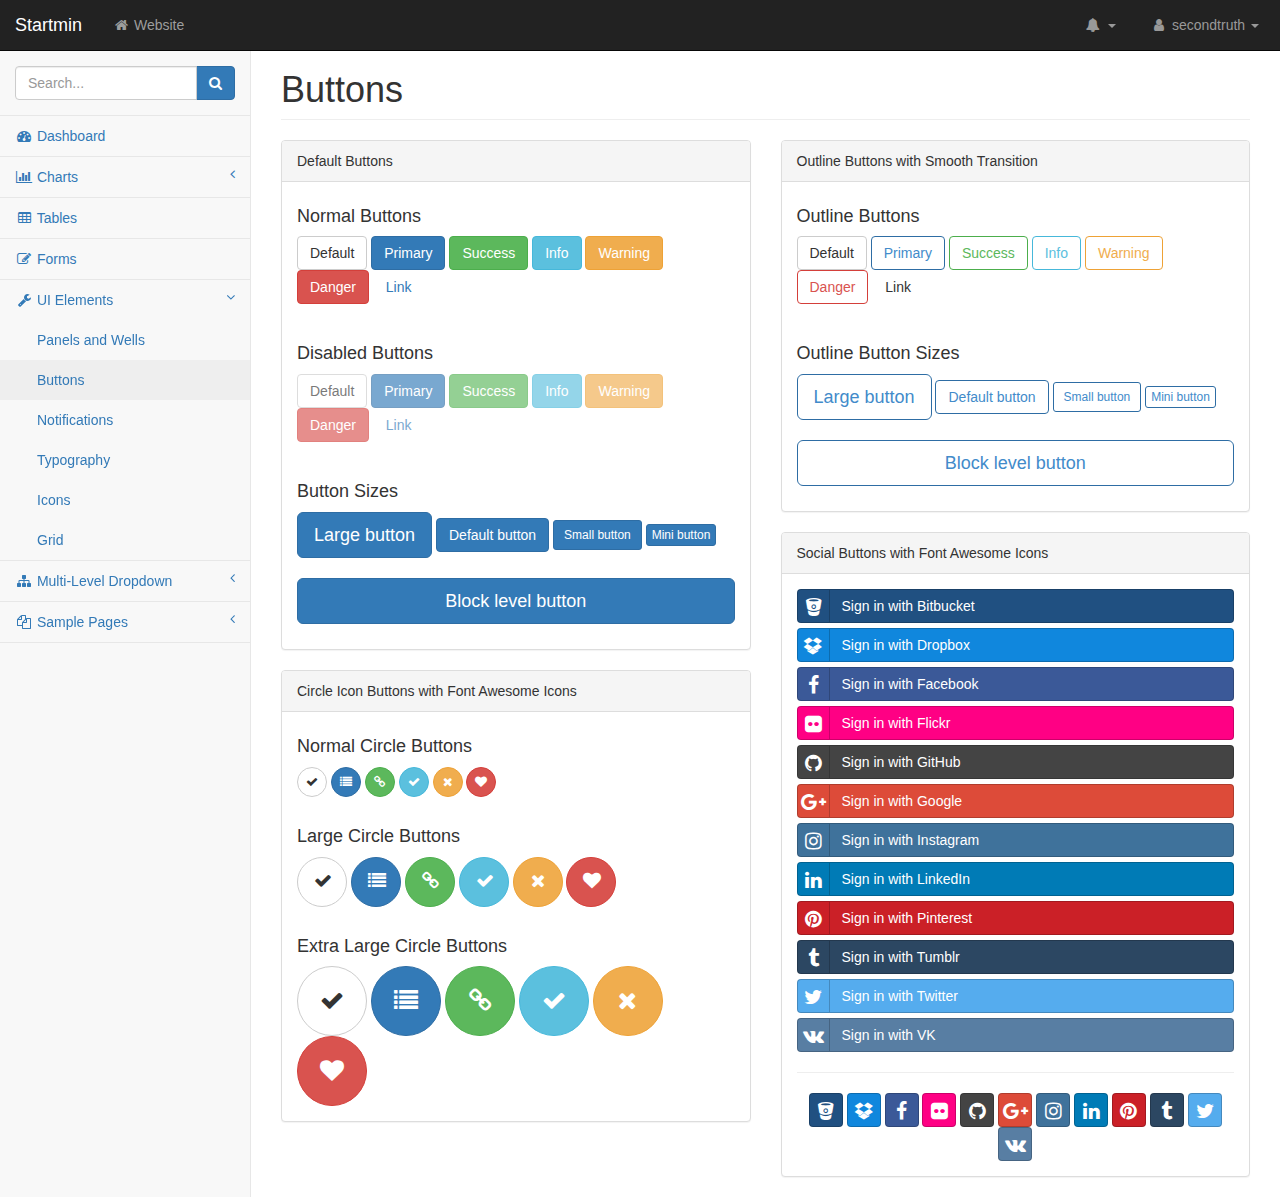
<file: dashboard-master/pages/buttons.html>
<!DOCTYPE html>
<html lang="en">
    <head>
        <meta charset="utf-8">
        <meta http-equiv="X-UA-Compatible" content="IE=edge">
        <meta name="viewport" content="width=device-width, initial-scale=1">
        <meta name="description" content="">
        <meta name="author" content="">

        <title>Startmin - Bootstrap Admin Theme</title>

        <!-- Bootstrap Core CSS -->
        <link href="../css/bootstrap.min.css" rel="stylesheet">

        <!-- MetisMenu CSS -->
        <link href="../css/metisMenu.min.css" rel="stylesheet">

        <!-- Social Buttons CSS -->
        <link href="../css/bootstrap-social.css" rel="stylesheet">

        <!-- Custom CSS -->
        <link href="../css/startmin.css" rel="stylesheet">

        <!-- Custom Fonts -->
        <link href="../css/font-awesome.min.css" rel="stylesheet" type="text/css">

        <!-- HTML5 Shim and Respond.js IE8 support of HTML5 elements and media queries -->
        <!-- WARNING: Respond.js doesn't work if you view the page via file:// -->
        <!--[if lt IE 9]>
        <script src="https://cdnjs.cloudflare.com/ajax/libs/html5shiv/3.7.3/html5shiv.min.js"></script>
        <script src="https://cdnjs.cloudflare.com/ajax/libs/respond.js/1.4.2/respond.min.js"></script>
        <![endif]-->
    </head>
    <body>

        <div id="wrapper">

            <!-- Navigation -->
            <nav class="navbar navbar-inverse navbar-fixed-top" role="navigation">
                <div class="navbar-header">
                    <a class="navbar-brand" href="index.html">Startmin</a>
                </div>

                <button type="button" class="navbar-toggle" data-toggle="collapse" data-target=".navbar-collapse">
                    <span class="sr-only">Toggle navigation</span>
                    <span class="icon-bar"></span>
                    <span class="icon-bar"></span>
                    <span class="icon-bar"></span>
                </button>

                <ul class="nav navbar-nav navbar-left navbar-top-links">
                    <li><a href="#"><i class="fa fa-home fa-fw"></i> Website</a></li>
                </ul>

                <ul class="nav navbar-right navbar-top-links">
                    <li class="dropdown navbar-inverse">
                        <a class="dropdown-toggle" data-toggle="dropdown" href="#">
                            <i class="fa fa-bell fa-fw"></i> <b class="caret"></b>
                        </a>
                        <ul class="dropdown-menu dropdown-alerts">
                            <li>
                                <a href="#">
                                    <div>
                                        <i class="fa fa-comment fa-fw"></i> New Comment
                                        <span class="pull-right text-muted small">4 minutes ago</span>
                                    </div>
                                </a>
                            </li>
                            <li>
                                <a href="#">
                                    <div>
                                        <i class="fa fa-twitter fa-fw"></i> 3 New Followers
                                        <span class="pull-right text-muted small">12 minutes ago</span>
                                    </div>
                                </a>
                            </li>
                            <li>
                                <a href="#">
                                    <div>
                                        <i class="fa fa-envelope fa-fw"></i> Message Sent
                                        <span class="pull-right text-muted small">4 minutes ago</span>
                                    </div>
                                </a>
                            </li>
                            <li>
                                <a href="#">
                                    <div>
                                        <i class="fa fa-tasks fa-fw"></i> New Task
                                        <span class="pull-right text-muted small">4 minutes ago</span>
                                    </div>
                                </a>
                            </li>
                            <li>
                                <a href="#">
                                    <div>
                                        <i class="fa fa-upload fa-fw"></i> Server Rebooted
                                        <span class="pull-right text-muted small">4 minutes ago</span>
                                    </div>
                                </a>
                            </li>
                            <li class="divider"></li>
                            <li>
                                <a class="text-center" href="#">
                                    <strong>See All Alerts</strong>
                                    <i class="fa fa-angle-right"></i>
                                </a>
                            </li>
                        </ul>
                    </li>
                    <li class="dropdown">
                        <a class="dropdown-toggle" data-toggle="dropdown" href="#">
                            <i class="fa fa-user fa-fw"></i> secondtruth <b class="caret"></b>
                        </a>
                        <ul class="dropdown-menu dropdown-user">
                            <li><a href="#"><i class="fa fa-user fa-fw"></i> User Profile</a>
                            </li>
                            <li><a href="#"><i class="fa fa-gear fa-fw"></i> Settings</a>
                            </li>
                            <li class="divider"></li>
                            <li><a href="login.html"><i class="fa fa-sign-out fa-fw"></i> Logout</a>
                            </li>
                        </ul>
                    </li>
                </ul>
                <!-- /.navbar-top-links -->

                <div class="navbar-default sidebar" role="navigation">
                    <div class="sidebar-nav navbar-collapse">
                        <ul class="nav" id="side-menu">
                            <li class="sidebar-search">
                                <div class="input-group custom-search-form">
                                    <input type="text" class="form-control" placeholder="Search...">
                                    <span class="input-group-btn">
                                        <button class="btn btn-primary" type="button">
                                            <i class="fa fa-search"></i>
                                        </button>
                                </span>
                                </div>
                                <!-- /input-group -->
                            </li>
                            <li>
                                <a href="index.html"><i class="fa fa-dashboard fa-fw"></i> Dashboard</a>
                            </li>
                            <li>
                                <a href="#"><i class="fa fa-bar-chart-o fa-fw"></i> Charts<span class="fa arrow"></span></a>
                                <ul class="nav nav-second-level">
                                    <li>
                                        <a href="flot.html">Flot Charts</a>
                                    </li>
                                    <li>
                                        <a href="morris.html">Morris.js Charts</a>
                                    </li>
                                </ul>
                                <!-- /.nav-second-level -->
                            </li>
                            <li>
                                <a href="tables.html"><i class="fa fa-table fa-fw"></i> Tables</a>
                            </li>
                            <li>
                                <a href="forms.html"><i class="fa fa-edit fa-fw"></i> Forms</a>
                            </li>
                            <li>
                                <a href="#"><i class="fa fa-wrench fa-fw"></i> UI Elements<span class="fa arrow"></span></a>
                                <ul class="nav nav-second-level">
                                    <li>
                                        <a href="panels-wells.html">Panels and Wells</a>
                                    </li>
                                    <li>
                                        <a href="buttons.html">Buttons</a>
                                    </li>
                                    <li>
                                        <a href="notifications.html">Notifications</a>
                                    </li>
                                    <li>
                                        <a href="typography.html">Typography</a>
                                    </li>
                                    <li>
                                        <a href="icons.html"> Icons</a>
                                    </li>
                                    <li>
                                        <a href="grid.html">Grid</a>
                                    </li>
                                </ul>
                                <!-- /.nav-second-level -->
                            </li>
                            <li>
                                <a href="#"><i class="fa fa-sitemap fa-fw"></i> Multi-Level Dropdown<span class="fa arrow"></span></a>
                                <ul class="nav nav-second-level">
                                    <li>
                                        <a href="#">Second Level Item</a>
                                    </li>
                                    <li>
                                        <a href="#">Second Level Item</a>
                                    </li>
                                    <li>
                                        <a href="#">Third Level <span class="fa arrow"></span></a>
                                        <ul class="nav nav-third-level">
                                            <li>
                                                <a href="#">Third Level Item</a>
                                            </li>
                                            <li>
                                                <a href="#">Third Level Item</a>
                                            </li>
                                            <li>
                                                <a href="#">Third Level Item</a>
                                            </li>
                                            <li>
                                                <a href="#">Third Level Item</a>
                                            </li>
                                        </ul>
                                        <!-- /.nav-third-level -->
                                    </li>
                                </ul>
                                <!-- /.nav-second-level -->
                            </li>
                            <li>
                                <a href="#"><i class="fa fa-files-o fa-fw"></i> Sample Pages<span class="fa arrow"></span></a>
                                <ul class="nav nav-second-level">
                                    <li>
                                        <a href="blank.html">Blank Page</a>
                                    </li>
                                    <li>
                                        <a href="login.html">Login Page</a>
                                    </li>
                                </ul>
                                <!-- /.nav-second-level -->
                            </li>
                        </ul>
                    </div>
                    <!-- /.sidebar-collapse -->
                </div>
                <!-- /.navbar-static-side -->
            </nav>

            <!-- Page Content -->
            <div id="page-wrapper">
                <div class="container-fluid">
                    <div class="row">
                        <div class="col-lg-12">
                            <h1 class="page-header">Buttons</h1>
                        </div>
                        <!-- /.col-lg-12 -->
                    </div>
                    <!-- /.row -->
                    <div class="row">
                        <div class="col-lg-6">
                            <div class="panel panel-default">
                                <div class="panel-heading">
                                    Default Buttons
                                </div>
                                <!-- /.panel-heading -->
                                <div class="panel-body">
                                    <h4>Normal Buttons</h4>
                                    <p>
                                        <button type="button" class="btn btn-default">Default</button>
                                        <button type="button" class="btn btn-primary">Primary</button>
                                        <button type="button" class="btn btn-success">Success</button>
                                        <button type="button" class="btn btn-info">Info</button>
                                        <button type="button" class="btn btn-warning">Warning</button>
                                        <button type="button" class="btn btn-danger">Danger</button>
                                        <button type="button" class="btn btn-link">Link</button>
                                    </p>
                                    <br>
                                    <h4>Disabled Buttons</h4>
                                    <p>
                                        <button type="button" class="btn btn-default disabled">Default</button>
                                        <button type="button" class="btn btn-primary disabled">Primary</button>
                                        <button type="button" class="btn btn-success disabled">Success</button>
                                        <button type="button" class="btn btn-info disabled">Info</button>
                                        <button type="button" class="btn btn-warning disabled">Warning</button>
                                        <button type="button" class="btn btn-danger disabled">Danger</button>
                                        <button type="button" class="btn btn-link disabled">Link</button>
                                    </p>
                                    <br>
                                    <h4>Button Sizes</h4>
                                    <p>
                                        <button type="button" class="btn btn-primary btn-lg">Large button</button>
                                        <button type="button" class="btn btn-primary">Default button</button>
                                        <button type="button" class="btn btn-primary btn-sm">Small button</button>
                                        <button type="button" class="btn btn-primary btn-xs">Mini button</button>
                                        <br>
                                        <br>
                                        <button type="button" class="btn btn-primary btn-lg btn-block">Block level button</button>
                                    </p>
                                </div>
                                <!-- /.panel-body -->
                            </div>
                            <!-- /.panel -->
                            <div class="panel panel-default">
                                <div class="panel-heading">
                                    Circle Icon Buttons with Font Awesome Icons
                                </div>
                                <!-- /.panel-heading -->
                                <div class="panel-body">
                                    <h4>Normal Circle Buttons</h4>
                                    <button type="button" class="btn btn-default btn-circle"><i class="fa fa-check"></i></button>
                                    <button type="button" class="btn btn-primary btn-circle"><i class="fa fa-list"></i></button>
                                    <button type="button" class="btn btn-success btn-circle"><i class="fa fa-link"></i></button>
                                    <button type="button" class="btn btn-info btn-circle"><i class="fa fa-check"></i></button>
                                    <button type="button" class="btn btn-warning btn-circle"><i class="fa fa-times"></i></button>
                                    <button type="button" class="btn btn-danger btn-circle"><i class="fa fa-heart"></i></button>
                                    <br><br>
                                    <h4>Large Circle Buttons</h4>
                                    <button type="button" class="btn btn-default btn-circle btn-lg"><i class="fa fa-check"></i></button>
                                    <button type="button" class="btn btn-primary btn-circle btn-lg"><i class="fa fa-list"></i></button>
                                    <button type="button" class="btn btn-success btn-circle btn-lg"><i class="fa fa-link"></i></button>
                                    <button type="button" class="btn btn-info btn-circle btn-lg"><i class="fa fa-check"></i></button>
                                    <button type="button" class="btn btn-warning btn-circle btn-lg"><i class="fa fa-times"></i></button>
                                    <button type="button" class="btn btn-danger btn-circle btn-lg"><i class="fa fa-heart"></i></button>
                                    <br><br>
                                    <h4>Extra Large Circle Buttons</h4>
                                    <button type="button" class="btn btn-default btn-circle btn-xl"><i class="fa fa-check"></i></button>
                                    <button type="button" class="btn btn-primary btn-circle btn-xl"><i class="fa fa-list"></i></button>
                                    <button type="button" class="btn btn-success btn-circle btn-xl"><i class="fa fa-link"></i></button>
                                    <button type="button" class="btn btn-info btn-circle btn-xl"><i class="fa fa-check"></i></button>
                                    <button type="button" class="btn btn-warning btn-circle btn-xl"><i class="fa fa-times"></i></button>
                                    <button type="button" class="btn btn-danger btn-circle btn-xl"><i class="fa fa-heart"></i></button>
                                </div>
                                <!-- /.panel-body -->
                            </div>
                            <!-- /.panel -->
                        </div>
                        <!-- /.col-lg-6 -->
                        <div class="col-lg-6">
                            <div class="panel panel-default">
                                <div class="panel-heading">
                                    Outline Buttons with Smooth Transition
                                </div>
                                <!-- /.panel-heading -->
                                <div class="panel-body">
                                    <h4>Outline Buttons</h4>
                                    <p>
                                        <button type="button" class="btn btn-outline btn-default">Default</button>
                                        <button type="button" class="btn btn-outline btn-primary">Primary</button>
                                        <button type="button" class="btn btn-outline btn-success">Success</button>
                                        <button type="button" class="btn btn-outline btn-info">Info</button>
                                        <button type="button" class="btn btn-outline btn-warning">Warning</button>
                                        <button type="button" class="btn btn-outline btn-danger">Danger</button>
                                        <button type="button" class="btn btn-outline btn-link">Link</button>
                                    </p>
                                    <br>
                                    <h4>Outline Button Sizes</h4>
                                    <p>
                                        <button type="button" class="btn btn-outline btn-primary btn-lg">Large button</button>
                                        <button type="button" class="btn btn-outline btn-primary">Default button</button>
                                        <button type="button" class="btn btn-outline btn-primary btn-sm">Small button</button>
                                        <button type="button" class="btn btn-outline btn-primary btn-xs">Mini button</button>
                                        <br>
                                        <br>
                                        <button type="button" class="btn btn-outline btn-primary btn-lg btn-block">Block level button</button>
                                    </p>
                                </div>
                                <!-- /.panel-body -->
                            </div>
                            <!-- /.panel -->
                            <div class="panel panel-default">
                                <div class="panel-heading">
                                    Social Buttons with Font Awesome Icons
                                </div>
                                <!-- /.panel-heading -->
                                <div class="panel-body">
                                    <a class="btn btn-block btn-social btn-bitbucket">
                                        <i class="fa fa-bitbucket"></i> Sign in with Bitbucket
                                    </a>
                                    <a class="btn btn-block btn-social btn-dropbox">
                                        <i class="fa fa-dropbox"></i> Sign in with Dropbox
                                    </a>
                                    <a class="btn btn-block btn-social btn-facebook">
                                        <i class="fa fa-facebook"></i> Sign in with Facebook
                                    </a>
                                    <a class="btn btn-block btn-social btn-flickr">
                                        <i class="fa fa-flickr"></i> Sign in with Flickr
                                    </a>
                                    <a class="btn btn-block btn-social btn-github">
                                        <i class="fa fa-github"></i> Sign in with GitHub
                                    </a>
                                    <a class="btn btn-block btn-social btn-google-plus">
                                        <i class="fa fa-google-plus"></i> Sign in with Google
                                    </a>
                                    <a class="btn btn-block btn-social btn-instagram">
                                        <i class="fa fa-instagram"></i> Sign in with Instagram
                                    </a>
                                    <a class="btn btn-block btn-social btn-linkedin">
                                        <i class="fa fa-linkedin"></i> Sign in with LinkedIn
                                    </a>
                                    <a class="btn btn-block btn-social btn-pinterest">
                                        <i class="fa fa-pinterest"></i> Sign in with Pinterest
                                    </a>
                                    <a class="btn btn-block btn-social btn-tumblr">
                                        <i class="fa fa-tumblr"></i> Sign in with Tumblr
                                    </a>
                                    <a class="btn btn-block btn-social btn-twitter">
                                        <i class="fa fa-twitter"></i> Sign in with Twitter
                                    </a>
                                    <a class="btn btn-block btn-social btn-vk">
                                        <i class="fa fa-vk"></i> Sign in with VK
                                    </a>

                                    <hr>

                                    <div class="text-center">
                                        <a class="btn btn-social-icon btn-bitbucket"><i class="fa fa-bitbucket"></i></a>
                                        <a class="btn btn-social-icon btn-dropbox"><i class="fa fa-dropbox"></i></a>
                                        <a class="btn btn-social-icon btn-facebook"><i class="fa fa-facebook"></i></a>
                                        <a class="btn btn-social-icon btn-flickr"><i class="fa fa-flickr"></i></a>
                                        <a class="btn btn-social-icon btn-github"><i class="fa fa-github"></i></a>
                                        <a class="btn btn-social-icon btn-google-plus"><i class="fa fa-google-plus"></i></a>
                                        <a class="btn btn-social-icon btn-instagram"><i class="fa fa-instagram"></i></a>
                                        <a class="btn btn-social-icon btn-linkedin"><i class="fa fa-linkedin"></i></a>
                                        <a class="btn btn-social-icon btn-pinterest"><i class="fa fa-pinterest"></i></a>
                                        <a class="btn btn-social-icon btn-tumblr"><i class="fa fa-tumblr"></i></a>
                                        <a class="btn btn-social-icon btn-twitter"><i class="fa fa-twitter"></i></a>
                                        <a class="btn btn-social-icon btn-vk"><i class="fa fa-vk"></i></a>
                                    </div>
                                </div>
                                <!-- /.panel-body -->
                            </div>
                            <!-- /.panel -->
                        </div>
                        <!-- /.col-lg-6 -->
                    </div>
                    <!-- /.row -->
                </div>
                <!-- /.container-fluid -->
            </div>
            <!-- /#page-wrapper -->

        </div>
        <!-- /#wrapper -->

        <!-- jQuery -->
        <script src="../js/jquery.min.js"></script>

        <!-- Bootstrap Core JavaScript -->
        <script src="../js/bootstrap.min.js"></script>

        <!-- Metis Menu Plugin JavaScript -->
        <script src="../js/metisMenu.min.js"></script>

        <!-- Custom Theme JavaScript -->
        <script src="../js/startmin.js"></script>

    </body>
</html>
</file>
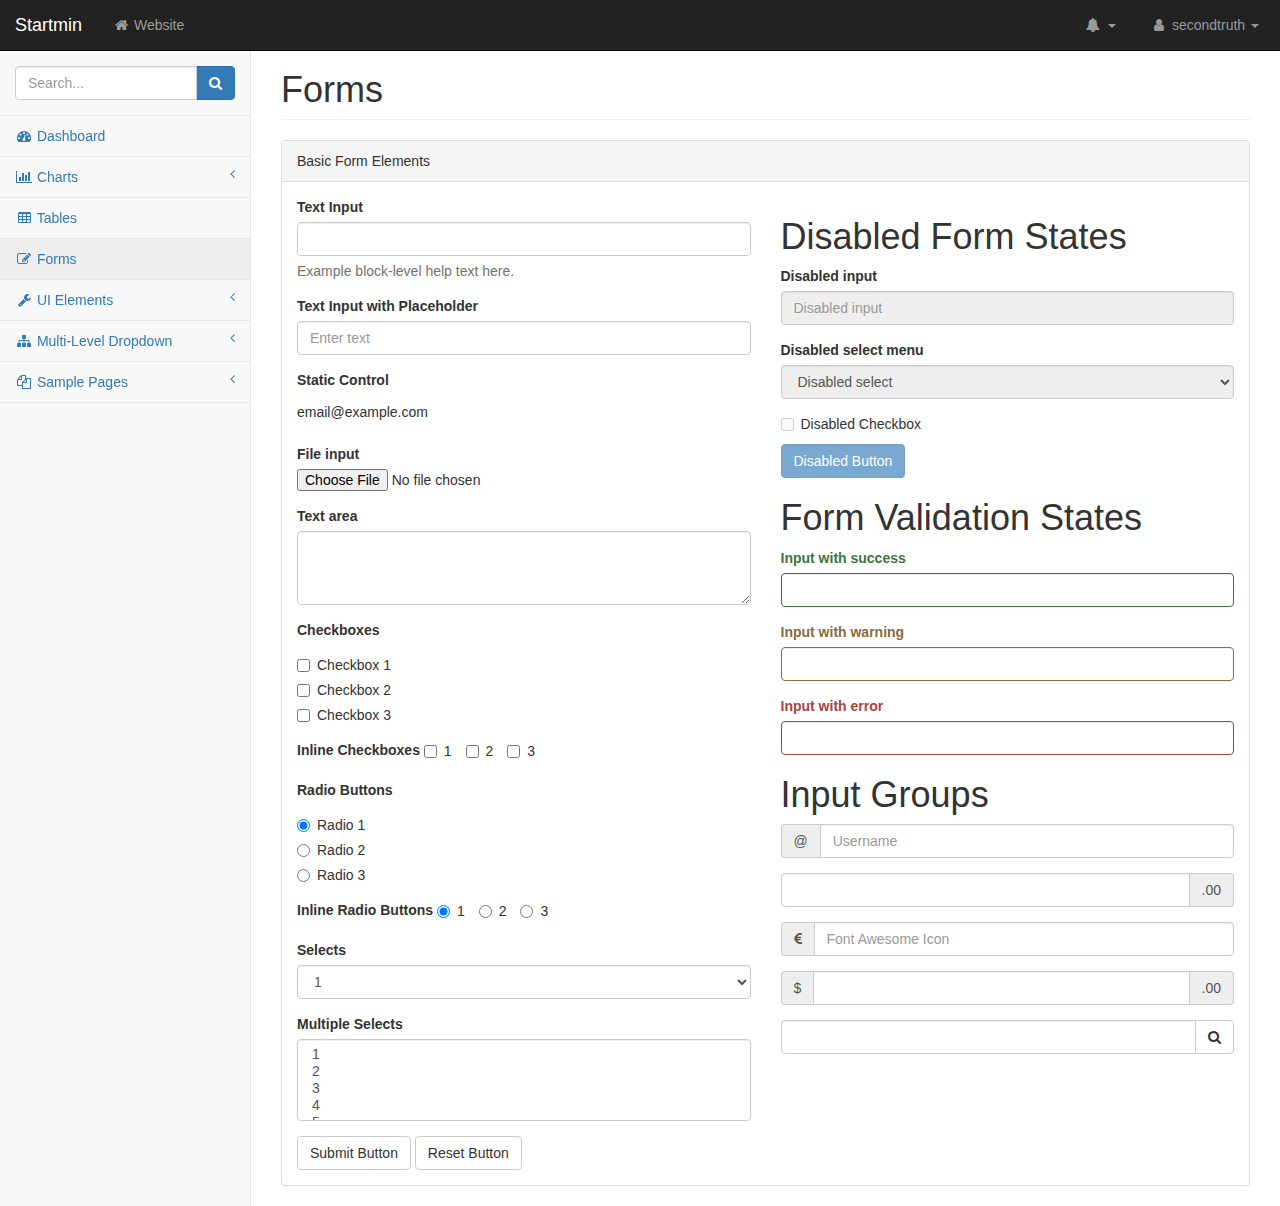
<file: dashboard-master/pages/forms.html>
<!DOCTYPE html>
<html lang="en">
    <head>
        <meta charset="utf-8">
        <meta http-equiv="X-UA-Compatible" content="IE=edge">
        <meta name="viewport" content="width=device-width, initial-scale=1">
        <meta name="description" content="">
        <meta name="author" content="">

        <title>Startmin - Bootstrap Admin Theme</title>

        <!-- Bootstrap Core CSS -->
        <link href="../css/bootstrap.min.css" rel="stylesheet">

        <!-- MetisMenu CSS -->
        <link href="../css/metisMenu.min.css" rel="stylesheet">

        <!-- Custom CSS -->
        <link href="../css/startmin.css" rel="stylesheet">

        <!-- Custom Fonts -->
        <link href="../css/font-awesome.min.css" rel="stylesheet" type="text/css">

        <!-- HTML5 Shim and Respond.js IE8 support of HTML5 elements and media queries -->
        <!-- WARNING: Respond.js doesn't work if you view the page via file:// -->
        <!--[if lt IE 9]>
        <script src="https://cdnjs.cloudflare.com/ajax/libs/html5shiv/3.7.3/html5shiv.min.js"></script>
        <script src="https://cdnjs.cloudflare.com/ajax/libs/respond.js/1.4.2/respond.min.js"></script>
        <![endif]-->
    </head>
    <body>

        <div id="wrapper">

            <!-- Navigation -->
            <nav class="navbar navbar-inverse navbar-fixed-top" role="navigation">
                <div class="navbar-header">
                    <a class="navbar-brand" href="index.html">Startmin</a>
                </div>

                <button type="button" class="navbar-toggle" data-toggle="collapse" data-target=".navbar-collapse">
                    <span class="sr-only">Toggle navigation</span>
                    <span class="icon-bar"></span>
                    <span class="icon-bar"></span>
                    <span class="icon-bar"></span>
                </button>

                <ul class="nav navbar-nav navbar-left navbar-top-links">
                    <li><a href="#"><i class="fa fa-home fa-fw"></i> Website</a></li>
                </ul>

                <ul class="nav navbar-right navbar-top-links">
                    <li class="dropdown navbar-inverse">
                        <a class="dropdown-toggle" data-toggle="dropdown" href="#">
                            <i class="fa fa-bell fa-fw"></i> <b class="caret"></b>
                        </a>
                        <ul class="dropdown-menu dropdown-alerts">
                            <li>
                                <a href="#">
                                    <div>
                                        <i class="fa fa-comment fa-fw"></i> New Comment
                                        <span class="pull-right text-muted small">4 minutes ago</span>
                                    </div>
                                </a>
                            </li>
                            <li>
                                <a href="#">
                                    <div>
                                        <i class="fa fa-twitter fa-fw"></i> 3 New Followers
                                        <span class="pull-right text-muted small">12 minutes ago</span>
                                    </div>
                                </a>
                            </li>
                            <li>
                                <a href="#">
                                    <div>
                                        <i class="fa fa-envelope fa-fw"></i> Message Sent
                                        <span class="pull-right text-muted small">4 minutes ago</span>
                                    </div>
                                </a>
                            </li>
                            <li>
                                <a href="#">
                                    <div>
                                        <i class="fa fa-tasks fa-fw"></i> New Task
                                        <span class="pull-right text-muted small">4 minutes ago</span>
                                    </div>
                                </a>
                            </li>
                            <li>
                                <a href="#">
                                    <div>
                                        <i class="fa fa-upload fa-fw"></i> Server Rebooted
                                        <span class="pull-right text-muted small">4 minutes ago</span>
                                    </div>
                                </a>
                            </li>
                            <li class="divider"></li>
                            <li>
                                <a class="text-center" href="#">
                                    <strong>See All Alerts</strong>
                                    <i class="fa fa-angle-right"></i>
                                </a>
                            </li>
                        </ul>
                    </li>
                    <li class="dropdown">
                        <a class="dropdown-toggle" data-toggle="dropdown" href="#">
                            <i class="fa fa-user fa-fw"></i> secondtruth <b class="caret"></b>
                        </a>
                        <ul class="dropdown-menu dropdown-user">
                            <li><a href="#"><i class="fa fa-user fa-fw"></i> User Profile</a>
                            </li>
                            <li><a href="#"><i class="fa fa-gear fa-fw"></i> Settings</a>
                            </li>
                            <li class="divider"></li>
                            <li><a href="login.html"><i class="fa fa-sign-out fa-fw"></i> Logout</a>
                            </li>
                        </ul>
                    </li>
                </ul>
                <!-- /.navbar-top-links -->

                <div class="navbar-default sidebar" role="navigation">
                    <div class="sidebar-nav navbar-collapse">
                        <ul class="nav" id="side-menu">
                            <li class="sidebar-search">
                                <div class="input-group custom-search-form">
                                    <input type="text" class="form-control" placeholder="Search...">
                                    <span class="input-group-btn">
                                        <button class="btn btn-primary" type="button">
                                            <i class="fa fa-search"></i>
                                        </button>
                                </span>
                                </div>
                                <!-- /input-group -->
                            </li>
                            <li>
                                <a href="index.html"><i class="fa fa-dashboard fa-fw"></i> Dashboard</a>
                            </li>
                            <li>
                                <a href="#"><i class="fa fa-bar-chart-o fa-fw"></i> Charts<span class="fa arrow"></span></a>
                                <ul class="nav nav-second-level">
                                    <li>
                                        <a href="flot.html">Flot Charts</a>
                                    </li>
                                    <li>
                                        <a href="morris.html">Morris.js Charts</a>
                                    </li>
                                </ul>
                                <!-- /.nav-second-level -->
                            </li>
                            <li>
                                <a href="tables.html"><i class="fa fa-table fa-fw"></i> Tables</a>
                            </li>
                            <li>
                                <a href="forms.html"><i class="fa fa-edit fa-fw"></i> Forms</a>
                            </li>
                            <li>
                                <a href="#"><i class="fa fa-wrench fa-fw"></i> UI Elements<span class="fa arrow"></span></a>
                                <ul class="nav nav-second-level">
                                    <li>
                                        <a href="panels-wells.html">Panels and Wells</a>
                                    </li>
                                    <li>
                                        <a href="buttons.html">Buttons</a>
                                    </li>
                                    <li>
                                        <a href="notifications.html">Notifications</a>
                                    </li>
                                    <li>
                                        <a href="typography.html">Typography</a>
                                    </li>
                                    <li>
                                        <a href="icons.html"> Icons</a>
                                    </li>
                                    <li>
                                        <a href="grid.html">Grid</a>
                                    </li>
                                </ul>
                                <!-- /.nav-second-level -->
                            </li>
                            <li>
                                <a href="#"><i class="fa fa-sitemap fa-fw"></i> Multi-Level Dropdown<span class="fa arrow"></span></a>
                                <ul class="nav nav-second-level">
                                    <li>
                                        <a href="#">Second Level Item</a>
                                    </li>
                                    <li>
                                        <a href="#">Second Level Item</a>
                                    </li>
                                    <li>
                                        <a href="#">Third Level <span class="fa arrow"></span></a>
                                        <ul class="nav nav-third-level">
                                            <li>
                                                <a href="#">Third Level Item</a>
                                            </li>
                                            <li>
                                                <a href="#">Third Level Item</a>
                                            </li>
                                            <li>
                                                <a href="#">Third Level Item</a>
                                            </li>
                                            <li>
                                                <a href="#">Third Level Item</a>
                                            </li>
                                        </ul>
                                        <!-- /.nav-third-level -->
                                    </li>
                                </ul>
                                <!-- /.nav-second-level -->
                            </li>
                            <li>
                                <a href="#"><i class="fa fa-files-o fa-fw"></i> Sample Pages<span class="fa arrow"></span></a>
                                <ul class="nav nav-second-level">
                                    <li>
                                        <a href="blank.html">Blank Page</a>
                                    </li>
                                    <li>
                                        <a href="login.html">Login Page</a>
                                    </li>
                                </ul>
                                <!-- /.nav-second-level -->
                            </li>
                        </ul>
                    </div>
                    <!-- /.sidebar-collapse -->
                </div>
                <!-- /.navbar-static-side -->
            </nav>

            <div id="page-wrapper">
                <div class="container-fluid">
                    <div class="row">
                        <div class="col-lg-12">
                            <h1 class="page-header">Forms</h1>
                        </div>
                        <!-- /.col-lg-12 -->
                    </div>
                    <!-- /.row -->
                    <div class="row">
                        <div class="col-lg-12">
                            <div class="panel panel-default">
                                <div class="panel-heading">
                                    Basic Form Elements
                                </div>
                                <div class="panel-body">
                                    <div class="row">
                                        <div class="col-lg-6">
                                            <form role="form">
                                                <div class="form-group">
                                                    <label>Text Input</label>
                                                    <input class="form-control">
                                                    <p class="help-block">Example block-level help text here.</p>
                                                </div>
                                                <div class="form-group">
                                                    <label>Text Input with Placeholder</label>
                                                    <input class="form-control" placeholder="Enter text">
                                                </div>
                                                <div class="form-group">
                                                    <label>Static Control</label>
                                                    <p class="form-control-static">email@example.com</p>
                                                </div>
                                                <div class="form-group">
                                                    <label>File input</label>
                                                    <input type="file">
                                                </div>
                                                <div class="form-group">
                                                    <label>Text area</label>
                                                    <textarea class="form-control" rows="3"></textarea>
                                                </div>
                                                <div class="form-group">
                                                    <label>Checkboxes</label>
                                                    <div class="checkbox">
                                                        <label>
                                                            <input type="checkbox" value="">Checkbox 1
                                                        </label>
                                                    </div>
                                                    <div class="checkbox">
                                                        <label>
                                                            <input type="checkbox" value="">Checkbox 2
                                                        </label>
                                                    </div>
                                                    <div class="checkbox">
                                                        <label>
                                                            <input type="checkbox" value="">Checkbox 3
                                                        </label>
                                                    </div>
                                                </div>
                                                <div class="form-group">
                                                    <label>Inline Checkboxes</label>
                                                    <label class="checkbox-inline">
                                                        <input type="checkbox">1
                                                    </label>
                                                    <label class="checkbox-inline">
                                                        <input type="checkbox">2
                                                    </label>
                                                    <label class="checkbox-inline">
                                                        <input type="checkbox">3
                                                    </label>
                                                </div>
                                                <div class="form-group">
                                                    <label>Radio Buttons</label>
                                                    <div class="radio">
                                                        <label>
                                                            <input type="radio" name="optionsRadios" id="optionsRadios1" value="option1" checked>Radio 1
                                                        </label>
                                                    </div>
                                                    <div class="radio">
                                                        <label>
                                                            <input type="radio" name="optionsRadios" id="optionsRadios2" value="option2">Radio 2
                                                        </label>
                                                    </div>
                                                    <div class="radio">
                                                        <label>
                                                            <input type="radio" name="optionsRadios" id="optionsRadios3" value="option3">Radio 3
                                                        </label>
                                                    </div>
                                                </div>
                                                <div class="form-group">
                                                    <label>Inline Radio Buttons</label>
                                                    <label class="radio-inline">
                                                        <input type="radio" name="optionsRadiosInline" id="optionsRadiosInline1" value="option1" checked>1
                                                    </label>
                                                    <label class="radio-inline">
                                                        <input type="radio" name="optionsRadiosInline" id="optionsRadiosInline2" value="option2">2
                                                    </label>
                                                    <label class="radio-inline">
                                                        <input type="radio" name="optionsRadiosInline" id="optionsRadiosInline3" value="option3">3
                                                    </label>
                                                </div>
                                                <div class="form-group">
                                                    <label>Selects</label>
                                                    <select class="form-control">
                                                        <option>1</option>
                                                        <option>2</option>
                                                        <option>3</option>
                                                        <option>4</option>
                                                        <option>5</option>
                                                    </select>
                                                </div>
                                                <div class="form-group">
                                                    <label>Multiple Selects</label>
                                                    <select multiple class="form-control">
                                                        <option>1</option>
                                                        <option>2</option>
                                                        <option>3</option>
                                                        <option>4</option>
                                                        <option>5</option>
                                                    </select>
                                                </div>
                                                <button type="submit" class="btn btn-default">Submit Button</button>
                                                <button type="reset" class="btn btn-default">Reset Button</button>
                                            </form>
                                        </div>
                                        <!-- /.col-lg-6 (nested) -->
                                        <div class="col-lg-6">
                                            <h1>Disabled Form States</h1>
                                            <form role="form">
                                                <fieldset disabled>
                                                    <div class="form-group">
                                                        <label for="disabledSelect">Disabled input</label>
                                                        <input class="form-control" id="disabledInput" type="text" placeholder="Disabled input" disabled>
                                                    </div>
                                                    <div class="form-group">
                                                        <label for="disabledSelect">Disabled select menu</label>
                                                        <select id="disabledSelect" class="form-control">
                                                            <option>Disabled select</option>
                                                        </select>
                                                    </div>
                                                    <div class="checkbox">
                                                        <label>
                                                            <input type="checkbox">Disabled Checkbox
                                                        </label>
                                                    </div>
                                                    <button type="submit" class="btn btn-primary">Disabled Button</button>
                                                </fieldset>
                                            </form>
                                            <h1>Form Validation States</h1>
                                            <form role="form">
                                                <div class="form-group has-success">
                                                    <label class="control-label" for="inputSuccess">Input with success</label>
                                                    <input type="text" class="form-control" id="inputSuccess">
                                                </div>
                                                <div class="form-group has-warning">
                                                    <label class="control-label" for="inputWarning">Input with warning</label>
                                                    <input type="text" class="form-control" id="inputWarning">
                                                </div>
                                                <div class="form-group has-error">
                                                    <label class="control-label" for="inputError">Input with error</label>
                                                    <input type="text" class="form-control" id="inputError">
                                                </div>
                                            </form>
                                            <h1>Input Groups</h1>
                                            <form role="form">
                                                <div class="form-group input-group">
                                                    <span class="input-group-addon">@</span>
                                                    <input type="text" class="form-control" placeholder="Username">
                                                </div>
                                                <div class="form-group input-group">
                                                    <input type="text" class="form-control">
                                                    <span class="input-group-addon">.00</span>
                                                </div>
                                                <div class="form-group input-group">
                                                    <span class="input-group-addon"><i class="fa fa-eur"></i>
                                                    </span>
                                                    <input type="text" class="form-control" placeholder="Font Awesome Icon">
                                                </div>
                                                <div class="form-group input-group">
                                                    <span class="input-group-addon">$</span>
                                                    <input type="text" class="form-control">
                                                    <span class="input-group-addon">.00</span>
                                                </div>
                                                <div class="form-group input-group">
                                                    <input type="text" class="form-control">
                                                    <span class="input-group-btn">
                                                        <button class="btn btn-default" type="button"><i class="fa fa-search"></i>
                                                        </button>
                                                    </span>
                                                </div>
                                            </form>
                                        </div>
                                        <!-- /.col-lg-6 (nested) -->
                                    </div>
                                    <!-- /.row (nested) -->
                                </div>
                                <!-- /.panel-body -->
                            </div>
                            <!-- /.panel -->
                        </div>
                        <!-- /.col-lg-12 -->
                    </div>
                    <!-- /.row -->
                </div>
                <!-- /.container-fluid -->
            </div>
            <!-- /#page-wrapper -->

        </div>
        <!-- /#wrapper -->

        <!-- jQuery -->
        <script src="../js/jquery.min.js"></script>

        <!-- Bootstrap Core JavaScript -->
        <script src="../js/bootstrap.min.js"></script>

        <!-- Metis Menu Plugin JavaScript -->
        <script src="../js/metisMenu.min.js"></script>

        <!-- Custom Theme JavaScript -->
        <script src="../js/startmin.js"></script>

    </body>
</html>
</file>
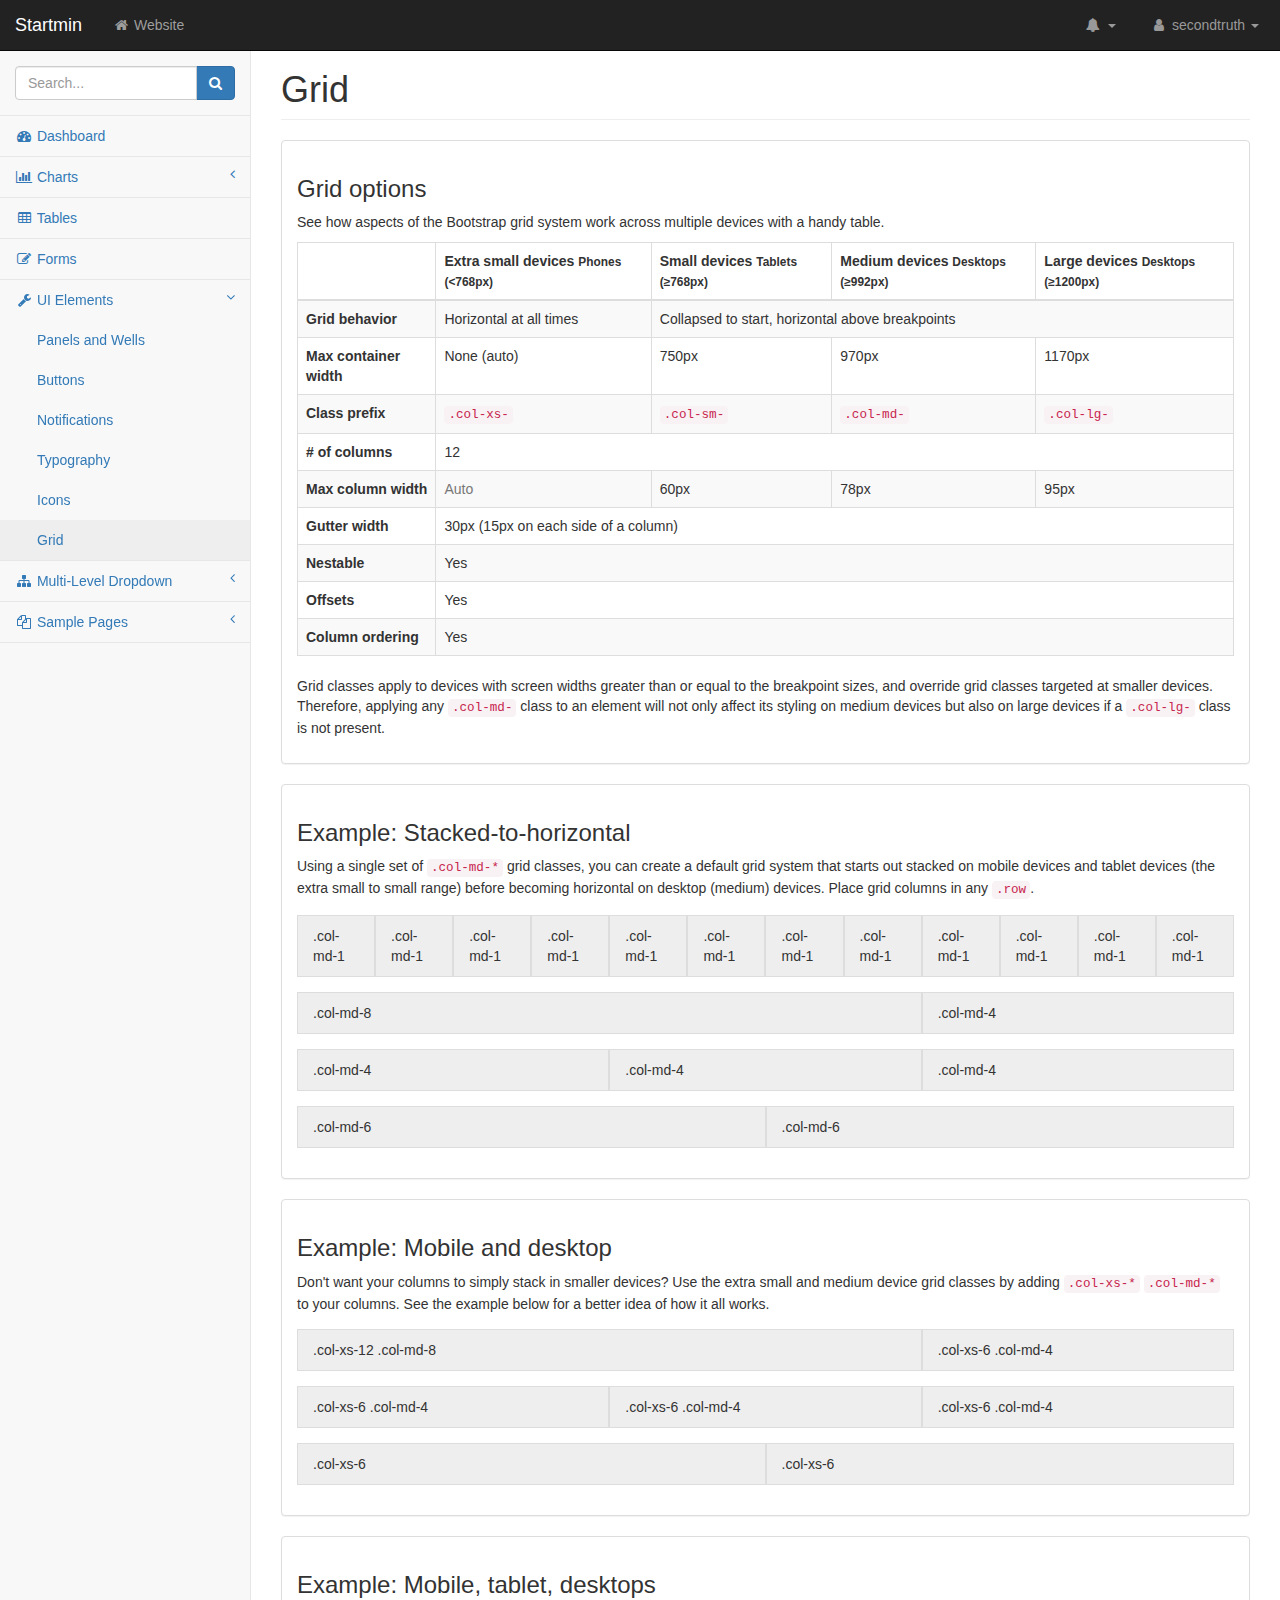
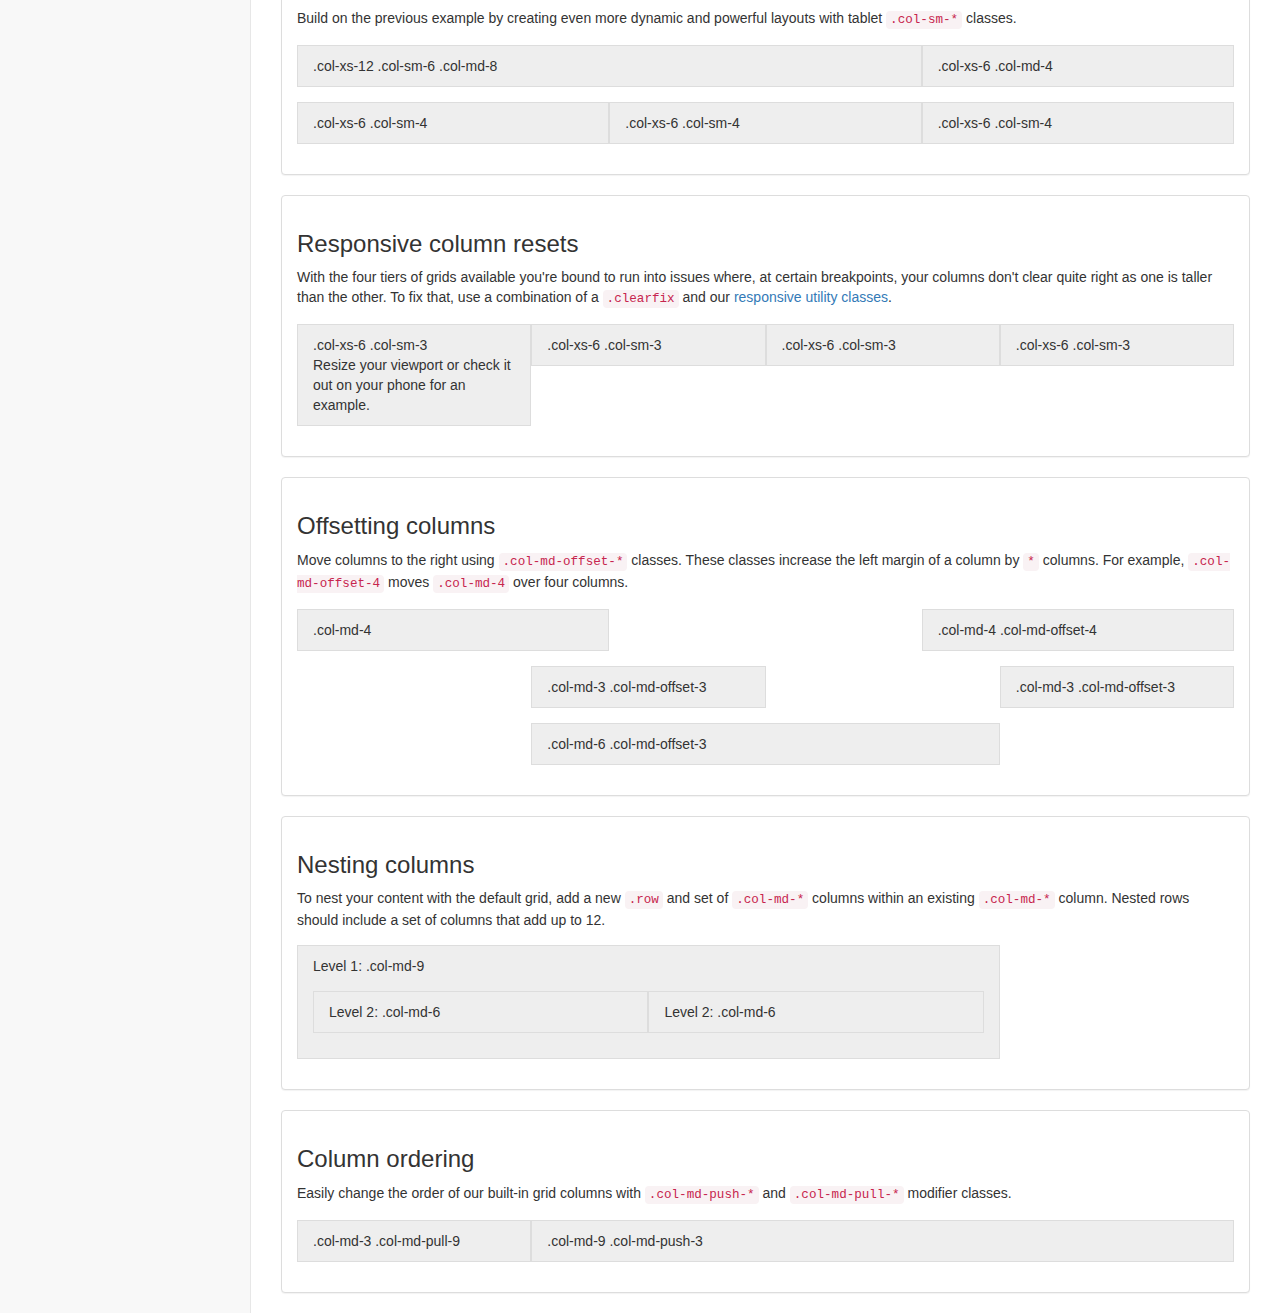
<file: dashboard-master/pages/grid.html>
<!DOCTYPE html>
<html lang="en">
    <head>
        <meta charset="utf-8">
        <meta http-equiv="X-UA-Compatible" content="IE=edge">
        <meta name="viewport" content="width=device-width, initial-scale=1">
        <meta name="description" content="">
        <meta name="author" content="">

        <title>Startmin - Bootstrap Admin Theme</title>

        <!-- Bootstrap Core CSS -->
        <link href="../css/bootstrap.min.css" rel="stylesheet">

        <!-- MetisMenu CSS -->
        <link href="../css/metisMenu.min.css" rel="stylesheet">

        <!-- Custom CSS -->
        <link href="../css/startmin.css" rel="stylesheet">

        <!-- Custom Fonts -->
        <link href="../css/font-awesome.min.css" rel="stylesheet" type="text/css">

        <!-- HTML5 Shim and Respond.js IE8 support of HTML5 elements and media queries -->
        <!-- WARNING: Respond.js doesn't work if you view the page via file:// -->
        <!--[if lt IE 9]>
        <script src="https://cdnjs.cloudflare.com/ajax/libs/html5shiv/3.7.3/html5shiv.min.js"></script>
        <script src="https://cdnjs.cloudflare.com/ajax/libs/respond.js/1.4.2/respond.min.js"></script>
        <![endif]-->
    </head>
    <body>

        <div id="wrapper">

            <!-- Navigation -->
            <nav class="navbar navbar-inverse navbar-fixed-top" role="navigation">
                <div class="navbar-header">
                    <a class="navbar-brand" href="index.html">Startmin</a>
                </div>

                <button type="button" class="navbar-toggle" data-toggle="collapse" data-target=".navbar-collapse">
                    <span class="sr-only">Toggle navigation</span>
                    <span class="icon-bar"></span>
                    <span class="icon-bar"></span>
                    <span class="icon-bar"></span>
                </button>

                <ul class="nav navbar-nav navbar-left navbar-top-links">
                    <li><a href="#"><i class="fa fa-home fa-fw"></i> Website</a></li>
                </ul>

                <ul class="nav navbar-right navbar-top-links">
                    <li class="dropdown navbar-inverse">
                        <a class="dropdown-toggle" data-toggle="dropdown" href="#">
                            <i class="fa fa-bell fa-fw"></i> <b class="caret"></b>
                        </a>
                        <ul class="dropdown-menu dropdown-alerts">
                            <li>
                                <a href="#">
                                    <div>
                                        <i class="fa fa-comment fa-fw"></i> New Comment
                                        <span class="pull-right text-muted small">4 minutes ago</span>
                                    </div>
                                </a>
                            </li>
                            <li>
                                <a href="#">
                                    <div>
                                        <i class="fa fa-twitter fa-fw"></i> 3 New Followers
                                        <span class="pull-right text-muted small">12 minutes ago</span>
                                    </div>
                                </a>
                            </li>
                            <li>
                                <a href="#">
                                    <div>
                                        <i class="fa fa-envelope fa-fw"></i> Message Sent
                                        <span class="pull-right text-muted small">4 minutes ago</span>
                                    </div>
                                </a>
                            </li>
                            <li>
                                <a href="#">
                                    <div>
                                        <i class="fa fa-tasks fa-fw"></i> New Task
                                        <span class="pull-right text-muted small">4 minutes ago</span>
                                    </div>
                                </a>
                            </li>
                            <li>
                                <a href="#">
                                    <div>
                                        <i class="fa fa-upload fa-fw"></i> Server Rebooted
                                        <span class="pull-right text-muted small">4 minutes ago</span>
                                    </div>
                                </a>
                            </li>
                            <li class="divider"></li>
                            <li>
                                <a class="text-center" href="#">
                                    <strong>See All Alerts</strong>
                                    <i class="fa fa-angle-right"></i>
                                </a>
                            </li>
                        </ul>
                    </li>
                    <li class="dropdown">
                        <a class="dropdown-toggle" data-toggle="dropdown" href="#">
                            <i class="fa fa-user fa-fw"></i> secondtruth <b class="caret"></b>
                        </a>
                        <ul class="dropdown-menu dropdown-user">
                            <li><a href="#"><i class="fa fa-user fa-fw"></i> User Profile</a>
                            </li>
                            <li><a href="#"><i class="fa fa-gear fa-fw"></i> Settings</a>
                            </li>
                            <li class="divider"></li>
                            <li><a href="login.html"><i class="fa fa-sign-out fa-fw"></i> Logout</a>
                            </li>
                        </ul>
                    </li>
                </ul>
                <!-- /.navbar-top-links -->

                <div class="navbar-default sidebar" role="navigation">
                    <div class="sidebar-nav navbar-collapse">
                        <ul class="nav" id="side-menu">
                            <li class="sidebar-search">
                                <div class="input-group custom-search-form">
                                    <input type="text" class="form-control" placeholder="Search...">
                                    <span class="input-group-btn">
                                        <button class="btn btn-primary" type="button">
                                            <i class="fa fa-search"></i>
                                        </button>
                                </span>
                                </div>
                                <!-- /input-group -->
                            </li>
                            <li>
                                <a href="index.html"><i class="fa fa-dashboard fa-fw"></i> Dashboard</a>
                            </li>
                            <li>
                                <a href="#"><i class="fa fa-bar-chart-o fa-fw"></i> Charts<span class="fa arrow"></span></a>
                                <ul class="nav nav-second-level">
                                    <li>
                                        <a href="flot.html">Flot Charts</a>
                                    </li>
                                    <li>
                                        <a href="morris.html">Morris.js Charts</a>
                                    </li>
                                </ul>
                                <!-- /.nav-second-level -->
                            </li>
                            <li>
                                <a href="tables.html"><i class="fa fa-table fa-fw"></i> Tables</a>
                            </li>
                            <li>
                                <a href="forms.html"><i class="fa fa-edit fa-fw"></i> Forms</a>
                            </li>
                            <li class="active">
                                <a href="#"><i class="fa fa-wrench fa-fw"></i> UI Elements<span class="fa arrow"></span></a>
                                <ul class="nav nav-second-level">
                                    <li>
                                        <a href="panels-wells.html">Panels and Wells</a>
                                    </li>
                                    <li>
                                        <a href="buttons.html">Buttons</a>
                                    </li>
                                    <li>
                                        <a href="notifications.html">Notifications</a>
                                    </li>
                                    <li>
                                        <a href="typography.html">Typography</a>
                                    </li>
                                    <li>
                                        <a href="icons.html"> Icons</a>
                                    </li>
                                    <li>
                                        <a href="grid.html" class="active">Grid</a>
                                    </li>
                                </ul>
                                <!-- /.nav-second-level -->
                            </li>
                            <li>
                                <a href="#"><i class="fa fa-sitemap fa-fw"></i> Multi-Level Dropdown<span class="fa arrow"></span></a>
                                <ul class="nav nav-second-level">
                                    <li>
                                        <a href="#">Second Level Item</a>
                                    </li>
                                    <li>
                                        <a href="#">Second Level Item</a>
                                    </li>
                                    <li>
                                        <a href="#">Third Level <span class="fa arrow"></span></a>
                                        <ul class="nav nav-third-level">
                                            <li>
                                                <a href="#">Third Level Item</a>
                                            </li>
                                            <li>
                                                <a href="#">Third Level Item</a>
                                            </li>
                                            <li>
                                                <a href="#">Third Level Item</a>
                                            </li>
                                            <li>
                                                <a href="#">Third Level Item</a>
                                            </li>
                                        </ul>
                                        <!-- /.nav-third-level -->
                                    </li>
                                </ul>
                                <!-- /.nav-second-level -->
                            </li>
                            <li>
                                <a href="#"><i class="fa fa-files-o fa-fw"></i> Sample Pages<span class="fa arrow"></span></a>
                                <ul class="nav nav-second-level">
                                    <li>
                                        <a href="blank.html">Blank Page</a>
                                    </li>
                                    <li>
                                        <a href="login.html">Login Page</a>
                                    </li>
                                </ul>
                                <!-- /.nav-second-level -->
                            </li>
                        </ul>
                    </div>
                    <!-- /.sidebar-collapse -->
                </div>
                <!-- /.navbar-static-side -->
            </nav>

            <div id="page-wrapper">
                <div class="container-fluid">
                    <div class="row">
                        <div class="col-lg-12">
                            <h1 class="page-header">Grid</h1>
                        </div>
                        <!-- /.col-lg-12 -->
                    </div>
                    <!-- /.row -->
                    <div class="row">
                        <div class="col-lg-12">
                            <div class="panel panel-default">
                                <div class="panel-body">
                                    <h3>Grid options</h3>
                                    <p>See how aspects of the Bootstrap grid system work across multiple devices with a handy table.</p>
                                    <div class="table-responsive">
                                        <table class="table table-bordered table-striped">
                                            <thead>
                                                <tr>
                                                    <th></th>
                                                    <th>
                                                        Extra small devices
                                                        <small>Phones (&lt;768px)</small>
                                                    </th>
                                                    <th>
                                                        Small devices
                                                        <small>Tablets (&ge;768px)</small>
                                                    </th>
                                                    <th>
                                                        Medium devices
                                                        <small>Desktops (&ge;992px)</small>
                                                    </th>
                                                    <th>
                                                        Large devices
                                                        <small>Desktops (&ge;1200px)</small>
                                                    </th>
                                                </tr>
                                            </thead>
                                            <tbody>
                                                <tr>
                                                    <th>Grid behavior</th>
                                                    <td>Horizontal at all times</td>
                                                    <td colspan="3">Collapsed to start, horizontal above breakpoints</td>
                                                </tr>
                                                <tr>
                                                    <th>Max container width</th>
                                                    <td>None (auto)</td>
                                                    <td>750px</td>
                                                    <td>970px</td>
                                                    <td>1170px</td>
                                                </tr>
                                                <tr>
                                                    <th>Class prefix</th>
                                                    <td>
                                                        <code>.col-xs-</code>
                                                    </td>
                                                    <td>
                                                        <code>.col-sm-</code>
                                                    </td>
                                                    <td>
                                                        <code>.col-md-</code>
                                                    </td>
                                                    <td>
                                                        <code>.col-lg-</code>
                                                    </td>
                                                </tr>
                                                <tr>
                                                    <th># of columns</th>
                                                    <td colspan="4">12</td>
                                                </tr>
                                                <tr>
                                                    <th>Max column width</th>
                                                    <td class="text-muted">Auto</td>
                                                    <td>60px</td>
                                                    <td>78px</td>
                                                    <td>95px</td>
                                                </tr>
                                                <tr>
                                                    <th>Gutter width</th>
                                                    <td colspan="4">30px (15px on each side of a column)</td>
                                                </tr>
                                                <tr>
                                                    <th>Nestable</th>
                                                    <td colspan="4">Yes</td>
                                                </tr>
                                                <tr>
                                                    <th>Offsets</th>
                                                    <td colspan="4">Yes</td>
                                                </tr>
                                                <tr>
                                                    <th>Column ordering</th>
                                                    <td colspan="4">Yes</td>
                                                </tr>
                                            </tbody>
                                        </table>
                                    </div>
                                    <p>Grid classes apply to devices with screen widths greater than or equal to the breakpoint sizes, and override grid classes targeted at smaller devices. Therefore, applying any
                                        <code>.col-md-</code> class to an element will not only affect its styling on medium devices but also on large devices if a
                                        <code>.col-lg-</code> class is not present.</p>
                                </div>
                            </div>
                        </div>
                        <!-- /.col-lg-12 -->
                    </div>
                    <!-- /.row -->

                    <div class="row">
                        <div class="col-lg-12">
                            <div class="panel panel-default">
                                <div class="panel-body">
                                    <h3>Example: Stacked-to-horizontal</h3>
                                    <p>Using a single set of
                                        <code>.col-md-*</code> grid classes, you can create a default grid system that starts out stacked on mobile devices and tablet devices (the extra small to small range) before becoming horizontal on desktop (medium) devices. Place grid columns in any
                                        <code>.row</code>.</p>
                                    <div class="row show-grid">
                                        <div class="col-md-1">.col-md-1</div>
                                        <div class="col-md-1">.col-md-1</div>
                                        <div class="col-md-1">.col-md-1</div>
                                        <div class="col-md-1">.col-md-1</div>
                                        <div class="col-md-1">.col-md-1</div>
                                        <div class="col-md-1">.col-md-1</div>
                                        <div class="col-md-1">.col-md-1</div>
                                        <div class="col-md-1">.col-md-1</div>
                                        <div class="col-md-1">.col-md-1</div>
                                        <div class="col-md-1">.col-md-1</div>
                                        <div class="col-md-1">.col-md-1</div>
                                        <div class="col-md-1">.col-md-1</div>
                                    </div>
                                    <div class="row show-grid">
                                        <div class="col-md-8">.col-md-8</div>
                                        <div class="col-md-4">.col-md-4</div>
                                    </div>
                                    <div class="row show-grid">
                                        <div class="col-md-4">.col-md-4</div>
                                        <div class="col-md-4">.col-md-4</div>
                                        <div class="col-md-4">.col-md-4</div>
                                    </div>
                                    <div class="row show-grid">
                                        <div class="col-md-6">.col-md-6</div>
                                        <div class="col-md-6">.col-md-6</div>
                                    </div>
                                </div>
                            </div>
                        </div>
                        <!-- /.col-lg-12 -->
                    </div>
                    <!-- /.row -->

                    <div class="row">
                        <div class="col-lg-12">
                            <div class="panel panel-default">
                                <div class="panel-body">
                                    <h3>Example: Mobile and desktop</h3>
                                    <p>Don't want your columns to simply stack in smaller devices? Use the extra small and medium device grid classes by adding
                                        <code>.col-xs-*</code>
                                        <code>.col-md-*</code> to your columns. See the example below for a better idea of how it all works.</p>
                                    <div class="row show-grid">
                                        <div class="col-xs-12 col-md-8">.col-xs-12 .col-md-8</div>
                                        <div class="col-xs-6 col-md-4">.col-xs-6 .col-md-4</div>
                                    </div>
                                    <div class="row show-grid">
                                        <div class="col-xs-6 col-md-4">.col-xs-6 .col-md-4</div>
                                        <div class="col-xs-6 col-md-4">.col-xs-6 .col-md-4</div>
                                        <div class="col-xs-6 col-md-4">.col-xs-6 .col-md-4</div>
                                    </div>
                                    <div class="row show-grid">
                                        <div class="col-xs-6">.col-xs-6</div>
                                        <div class="col-xs-6">.col-xs-6</div>
                                    </div>
                                </div>
                            </div>
                        </div>
                        <!-- /.col-lg-12 -->
                    </div>
                    <!-- /.row -->

                    <div class="row">
                        <div class="col-lg-12">
                            <div class="panel panel-default">
                                <div class="panel-body">
                                    <h3>Example: Mobile, tablet, desktops</h3>
                                    <p>Build on the previous example by creating even more dynamic and powerful layouts with tablet
                                        <code>.col-sm-*</code> classes.</p>
                                    <div class="row show-grid">
                                        <div class="col-xs-12 col-sm-6 col-md-8">.col-xs-12 .col-sm-6 .col-md-8</div>
                                        <div class="col-xs-6 col-md-4">.col-xs-6 .col-md-4</div>
                                    </div>
                                    <div class="row show-grid">
                                        <div class="col-xs-6 col-sm-4">.col-xs-6 .col-sm-4</div>
                                        <div class="col-xs-6 col-sm-4">.col-xs-6 .col-sm-4</div>
                                        <!-- Optional: clear the XS cols if their content doesn't match in height -->
                                        <div class="clearfix visible-xs"></div>
                                        <div class="col-xs-6 col-sm-4">.col-xs-6 .col-sm-4</div>
                                    </div>
                                </div>
                            </div>
                        </div>
                        <!-- /.col-lg-12 -->
                    </div>
                    <!-- /.row -->

                    <div class="row">
                        <div class="col-lg-12">
                            <div class="panel panel-default">
                                <div class="panel-body">
                                    <h3 id="grid-responsive-resets">Responsive column resets</h3>
                                    <p>With the four tiers of grids available you're bound to run into issues where, at certain breakpoints, your columns don't clear quite right as one is taller than the other. To fix that, use a combination of a
                                        <code>.clearfix</code> and our <a href="#responsive-utilities">responsive utility classes</a>.</p>
                                    <div class="row show-grid">
                                        <div class="col-xs-6 col-sm-3">
                                            .col-xs-6 .col-sm-3
                                            <br>Resize your viewport or check it out on your phone for an example.
                                        </div>
                                        <div class="col-xs-6 col-sm-3">.col-xs-6 .col-sm-3</div>

                                        <!-- Add the extra clearfix for only the required viewport -->
                                        <div class="clearfix visible-xs"></div>

                                        <div class="col-xs-6 col-sm-3">.col-xs-6 .col-sm-3</div>
                                        <div class="col-xs-6 col-sm-3">.col-xs-6 .col-sm-3</div>
                                    </div>
                                </div>
                            </div>
                        </div>
                        <!-- /.col-lg-12 -->
                    </div>
                    <!-- /.row -->

                    <div class="row">
                        <div class="col-lg-12">
                            <div class="panel panel-default">
                                <div class="panel-body">
                                    <h3 id="grid-offsetting">Offsetting columns</h3>
                                    <p>Move columns to the right using
                                        <code>.col-md-offset-*</code> classes. These classes increase the left margin of a column by
                                        <code>*</code> columns. For example,
                                        <code>.col-md-offset-4</code> moves
                                        <code>.col-md-4</code> over four columns.</p>
                                    <div class="row show-grid">
                                        <div class="col-md-4">.col-md-4</div>
                                        <div class="col-md-4 col-md-offset-4">.col-md-4 .col-md-offset-4</div>
                                    </div>
                                    <div class="row show-grid">
                                        <div class="col-md-3 col-md-offset-3">.col-md-3 .col-md-offset-3</div>
                                        <div class="col-md-3 col-md-offset-3">.col-md-3 .col-md-offset-3</div>
                                    </div>
                                    <div class="row show-grid">
                                        <div class="col-md-6 col-md-offset-3">.col-md-6 .col-md-offset-3</div>
                                    </div>
                                </div>
                            </div>
                        </div>
                        <!-- /.col-lg-12 -->
                    </div>
                    <!-- /.row -->

                    <div class="row">
                        <div class="col-lg-12">
                            <div class="panel panel-default">
                                <div class="panel-body">
                                    <h3 id="grid-nesting">Nesting columns</h3>
                                    <p>To nest your content with the default grid, add a new
                                        <code>.row</code> and set of
                                        <code>.col-md-*</code> columns within an existing
                                        <code>.col-md-*</code> column. Nested rows should include a set of columns that add up to 12.</p>
                                    <div class="row show-grid">
                                        <div class="col-md-9">
                                            Level 1: .col-md-9
                                            <div class="row show-grid">
                                                <div class="col-md-6">
                                                    Level 2: .col-md-6
                                                </div>
                                                <div class="col-md-6">
                                                    Level 2: .col-md-6
                                                </div>
                                            </div>
                                        </div>
                                    </div>
                                </div>
                            </div>
                        </div>
                        <!-- /.col-lg-12 -->
                    </div>
                    <!-- /.row -->

                    <div class="row">
                        <div class="col-lg-12">
                            <div class="panel panel-default">
                                <div class="panel-body">
                                    <h3 id="grid-column-ordering">Column ordering</h3>
                                    <p>Easily change the order of our built-in grid columns with
                                        <code>.col-md-push-*</code> and
                                        <code>.col-md-pull-*</code> modifier classes.</p>
                                    <div class="row show-grid">
                                        <div class="col-md-9 col-md-push-3">.col-md-9 .col-md-push-3</div>
                                        <div class="col-md-3 col-md-pull-9">.col-md-3 .col-md-pull-9</div>
                                    </div>
                                </div>
                            </div>
                        </div>
                        <!-- /.col-lg-12 -->
                    </div>
                    <!-- /.row -->
                </div>
                <!-- /.container-fluid -->
            </div>
            <!-- /#page-wrapper -->

        </div>
        <!-- /#wrapper -->

        <!-- jQuery -->
        <script src="../js/jquery.min.js"></script>

        <!-- Bootstrap Core JavaScript -->
        <script src="../js/bootstrap.min.js"></script>

        <!-- Metis Menu Plugin JavaScript -->
        <script src="../js/metisMenu.min.js"></script>

        <!-- Custom Theme JavaScript -->
        <script src="../js/startmin.js"></script>

    </body>

</html>
</file>
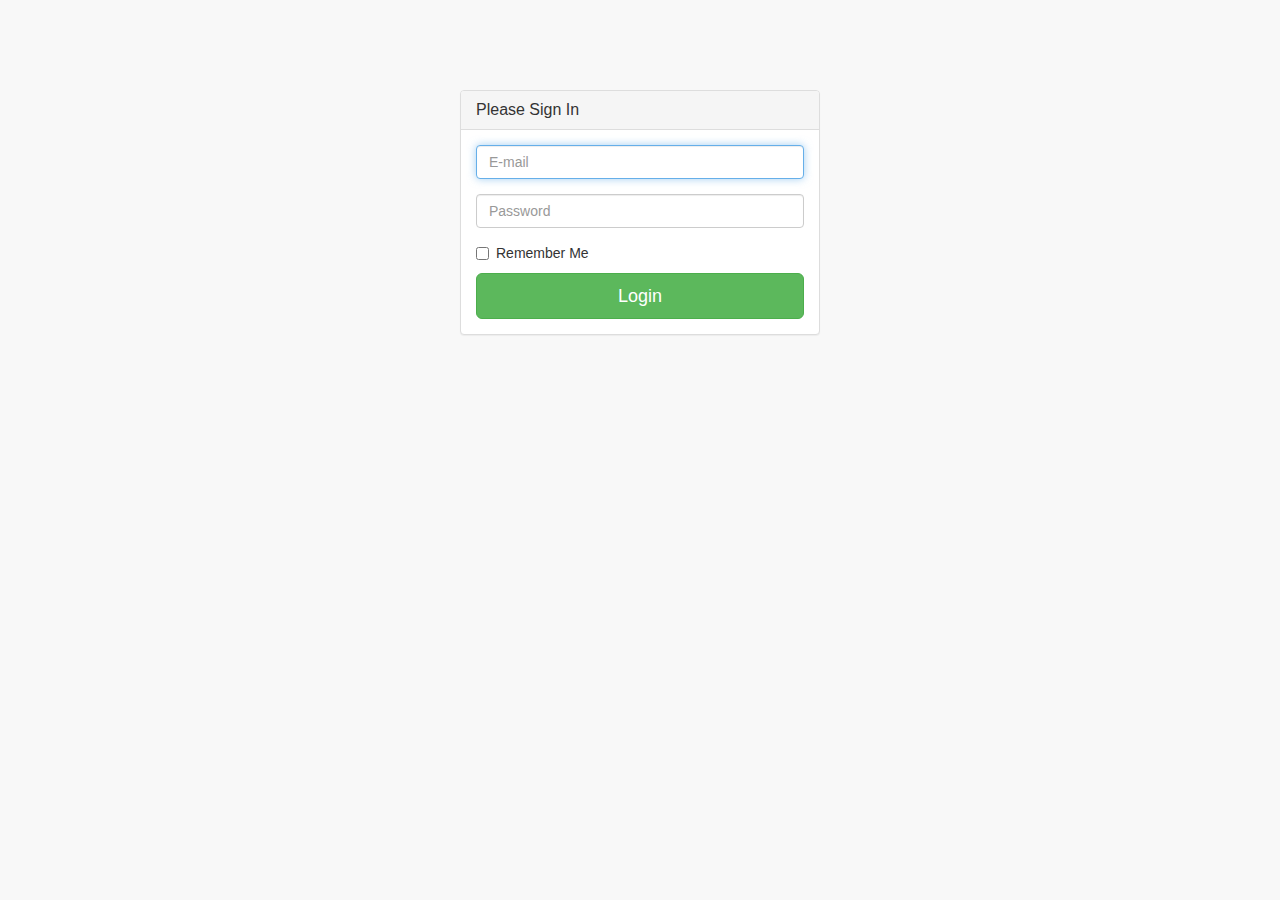
<file: dashboard-master/pages/login.html>
<!DOCTYPE html>
<html lang="en">
    <head>
        <meta charset="utf-8">
        <meta http-equiv="X-UA-Compatible" content="IE=edge">
        <meta name="viewport" content="width=device-width, initial-scale=1">
        <meta name="description" content="">
        <meta name="author" content="">

        <title>Startmin - Bootstrap Admin Theme</title>

        <!-- Bootstrap Core CSS -->
        <link href="../css/bootstrap.min.css" rel="stylesheet">

        <!-- MetisMenu CSS -->
        <link href="../css/metisMenu.min.css" rel="stylesheet">

        <!-- Custom CSS -->
        <link href="../css/startmin.css" rel="stylesheet">

        <!-- Custom Fonts -->
        <link href="../css/font-awesome.min.css" rel="stylesheet" type="text/css">

        <!-- HTML5 Shim and Respond.js IE8 support of HTML5 elements and media queries -->
        <!-- WARNING: Respond.js doesn't work if you view the page via file:// -->
        <!--[if lt IE 9]>
        <script src="https://cdnjs.cloudflare.com/ajax/libs/html5shiv/3.7.3/html5shiv.min.js"></script>
        <script src="https://cdnjs.cloudflare.com/ajax/libs/respond.js/1.4.2/respond.min.js"></script>
        <![endif]-->
    </head>
    <body>

        <div class="container">
            <div class="row">
                <div class="col-md-4 col-md-offset-4">
                    <div class="login-panel panel panel-default">
                        <div class="panel-heading">
                            <h3 class="panel-title">Please Sign In</h3>
                        </div>
                        <div class="panel-body">
                            <form role="form">
                                <fieldset>
                                    <div class="form-group">
                                        <input class="form-control" placeholder="E-mail" name="email" type="email" autofocus>
                                    </div>
                                    <div class="form-group">
                                        <input class="form-control" placeholder="Password" name="password" type="password" value="">
                                    </div>
                                    <div class="checkbox">
                                        <label>
                                            <input name="remember" type="checkbox" value="Remember Me">Remember Me
                                        </label>
                                    </div>
                                    <!-- Change this to a button or input when using this as a form -->
                                    <a href="index.html" class="btn btn-lg btn-success btn-block">Login</a>
                                </fieldset>
                            </form>
                        </div>
                    </div>
                </div>
            </div>
        </div>

        <!-- jQuery -->
        <script src="../js/jquery.min.js"></script>

        <!-- Bootstrap Core JavaScript -->
        <script src="../js/bootstrap.min.js"></script>

        <!-- Metis Menu Plugin JavaScript -->
        <script src="../js/metisMenu.min.js"></script>

        <!-- Custom Theme JavaScript -->
        <script src="../js/startmin.js"></script>

    </body>
</html>
</file>
<file: dashboard-master/css/metisMenu.min.css>
/*
 * metismenu - v1.1.3
 * Easy menu jQuery plugin for Twitter Bootstrap 3
 * https://github.com/onokumus/metisMenu
 *
 * Made by Osman Nuri Okumus
 * Under MIT License
 */

.arrow{float:right;line-height:1.42857}.glyphicon.arrow:before{content:"\e079"}.active>a>.glyphicon.arrow:before{content:"\e114"}.fa.arrow:before{content:"\f104"}.active>a>.fa.arrow:before{content:"\f107"}.plus-times{float:right}.fa.plus-times:before{content:"\f067"}.active>a>.fa.plus-times{filter:progid:DXImageTransform.Microsoft.BasicImage(rotation=1);-webkit-transform:rotate(45deg);-moz-transform:rotate(45deg);-ms-transform:rotate(45deg);-o-transform:rotate(45deg);transform:rotate(45deg)}.plus-minus{float:right}.fa.plus-minus:before{content:"\f067"}.active>a>.fa.plus-minus:before{content:"\f068"}
</file>
<file: dashboard-master/css/startmin.css>
/*!
 * Start Bootstrap - SB Admin 2 Bootstrap Admin Theme (http://startbootstrap.com)
 * Code licensed under the Apache License v2.0.
 * For details, see http://www.apache.org/licenses/LICENSE-2.0.
 */

body {
    background-color: #f8f8f8;
}

#wrapper {
    width: 100%;
}

#page-wrapper {
    padding-top: 30px;
    min-height: 568px;
    background-color: #fff;
}

@media(min-width:768px) {
    #page-wrapper {
        position: inherit;
        margin-left: 250px;
        padding: 30px 15px 0 15px;
        border-left: 1px solid #e7e7e7;
    }
}

.navbar-header {
    float: left;
}

.navbar-left {
    float: left;
}

.navbar-right {
    text-align: right;
}

.navbar-top-links {
    margin: 0;
}

.navbar-top-links li {
    display: inline-block;
}

.navbar-top-links li:last-child {
    margin-right: 6px;
}

.navbar-top-links li a {
    padding: 15px;
    min-height: 50px;
}

.navbar-top-links>li>a {
    color: #999;
}

.navbar-top-links>li>a:hover, .navbar-top-links>li>a:focus, .navbar-top-links>.open>a, .navbar-top-links>.open>a:hover, .navbar-top-links>.open>a:focus {
    color: #fff;
    background-color: #222;
}

.navbar-top-links .dropdown-menu li {
    display: block;
}

.navbar-top-links .dropdown-menu li:last-child {
    margin-right: 0;
}

.navbar-top-links .dropdown-menu li a {
    padding: 3px 20px;
    min-height: 0;
}

.navbar-top-links .dropdown-menu li a div {
    white-space: normal;
}

.navbar-top-links .dropdown-messages,
.navbar-top-links .dropdown-tasks,
.navbar-top-links .dropdown-alerts {
    width: 310px;
    min-width: 0;
}

.navbar-top-links .dropdown-messages {
    margin-left: 5px;
}

.navbar-top-links .dropdown-tasks {
    margin-left: -59px;
}

.navbar-top-links .dropdown-alerts {
    margin-left: -123px;
}

.navbar-top-links .dropdown-user {
    right: 0;
    left: auto;
}

.sidebar .sidebar-nav.navbar-collapse {
    padding-right: 0;
    padding-left: 0;
}

.sidebar .sidebar-search {
    padding: 15px;
}

.sidebar ul li {
    border-bottom: 1px solid #e7e7e7;
}

.sidebar ul li a.active {
    background-color: #eee;
}

.sidebar .arrow {
    float: right;
}

.sidebar .fa.arrow:before {
    content: "\f104";
}

.sidebar .active>a>.fa.arrow:before {
    content: "\f107";
}

.sidebar .nav-second-level li,
.sidebar .nav-third-level li {
    border-bottom: 0!important;
}

.sidebar .nav-second-level li a {
    padding-left: 37px;
}

.sidebar .nav-third-level li a {
    padding-left: 52px;
}

@media(min-width:768px) {
    .sidebar {
        z-index: 1;
        position: absolute;
        width: 250px;
        margin-top: 51px;
    }

    .navbar-top-links .dropdown-messages,
    .navbar-top-links .dropdown-tasks,
    .navbar-top-links .dropdown-alerts {
        margin-left: auto;
    }
}

.btn-outline {
    color: inherit;
    background-color: transparent;
    transition: all .5s;
}

.btn-primary.btn-outline {
    color: #428bca;
}

.btn-success.btn-outline {
    color: #5cb85c;
}

.btn-info.btn-outline {
    color: #5bc0de;
}

.btn-warning.btn-outline {
    color: #f0ad4e;
}

.btn-danger.btn-outline {
    color: #d9534f;
}

.btn-primary.btn-outline:hover,
.btn-success.btn-outline:hover,
.btn-info.btn-outline:hover,
.btn-warning.btn-outline:hover,
.btn-danger.btn-outline:hover {
    color: #fff;
}

.chat {
    margin: 0;
    padding: 0;
    list-style: none;
}

.chat li {
    margin-bottom: 10px;
    padding-bottom: 5px;
    border-bottom: 1px dotted #999;
}

.chat li.left .chat-body {
    margin-left: 60px;
}

.chat li.right .chat-body {
    margin-right: 60px;
}

.chat li .chat-body p {
    margin: 0;
}

.panel .slidedown .glyphicon,
.chat .glyphicon {
    margin-right: 5px;
}

.chat-panel .panel-body {
    height: 350px;
    overflow-y: scroll;
}

.login-panel {
    margin-top: 25%;
}

.flot-chart {
    display: block;
    height: 400px;
}

.flot-chart-content {
    width: 100%;
    height: 100%;
}

.dataTables_wrapper {
    position: relative;
    clear: both;
}

table.dataTable thead .sorting,
table.dataTable thead .sorting_asc,
table.dataTable thead .sorting_desc,
table.dataTable thead .sorting_asc_disabled,
table.dataTable thead .sorting_desc_disabled {
    background: 0 0;
}

table.dataTable thead .sorting_asc:after {
    content: "\f0de";
    float: right;
    font-family: fontawesome;
}

table.dataTable thead .sorting_desc:after {
    content: "\f0dd";
    float: right;
    font-family: fontawesome;
}

table.dataTable thead .sorting:after {
    content: "\f0dc";
    float: right;
    font-family: fontawesome;
    color: rgba(50,50,50,.5);
}

.btn-circle {
    width: 30px;
    height: 30px;
    padding: 6px 0;
    border-radius: 15px;
    text-align: center;
    font-size: 12px;
    line-height: 1.428571429;
}

.btn-circle.btn-lg {
    width: 50px;
    height: 50px;
    padding: 10px 16px;
    border-radius: 25px;
    font-size: 18px;
    line-height: 1.33;
}

.btn-circle.btn-xl {
    width: 70px;
    height: 70px;
    padding: 10px 16px;
    border-radius: 35px;
    font-size: 24px;
    line-height: 1.33;
}

.show-grid [class^=col-] {
    padding-top: 10px;
    padding-bottom: 10px;
    border: 1px solid #ddd;
    background-color: #eee!important;
}

.show-grid {
    margin: 15px 0;
}

.huge {
    font-size: 40px;
}

.panel-green {
    border-color: #5cb85c;
}

.panel-green .panel-heading {
    border-color: #5cb85c;
    color: #fff;
    background-color: #5cb85c;
}

.panel-green a {
    color: #5cb85c;
}

.panel-green a:hover {
    color: #3d8b3d;
}

.panel-red {
    border-color: #d9534f;
}

.panel-red .panel-heading {
    border-color: #d9534f;
    color: #fff;
    background-color: #d9534f;
}

.panel-red a {
    color: #d9534f;
}

.panel-red a:hover {
    color: #b52b27;
}

.panel-yellow {
    border-color: #f0ad4e;
}

.panel-yellow .panel-heading {
    border-color: #f0ad4e;
    color: #fff;
    background-color: #f0ad4e;
}

.panel-yellow a {
    color: #f0ad4e;
}

.panel-yellow a:hover {
    color: #df8a13;
}

/* Hero Widgets */
.hero-widget {
    text-align: center;
    padding-top: 20px;
    padding-bottom: 20px;
}
.hero-widget .icon {
    display: block;
    font-size: 96px;
    line-height: 96px;
    margin-bottom: 10px;
    text-align: center;
}
.hero-widget .value {
    display: block;
    height: 64px;
    font-size: 64px;
    line-height: 64px;
    font-style: normal;
}
.hero-widget label { font-size: 17px; }
.hero-widget .options { margin-top: 10px; }

/* Tabbed Panels */
.panel.tabbed-panel .panel-heading{
    padding-top: 5px;
    padding-right: 5px;
    padding-bottom: 0;
}
.panel.tabbed-panel .panel-heading .panel-title{
    padding: 9px 0;
    font-size: 1em;
    line-height: 1em;
}
.panel.tabbed-panel .nav-tabs{
    border-bottom: none;
}
.panel.tabbed-panel .nav-tabs > li > a{
    line-height: 1em;
}
.panel.tabbed-panel .nav-justified{
    margin-bottom: -1px;
}

.tabbed-panel.panel-default .nav-tabs > li > a,
.tabbed-panel.panel-default .nav-tabs > li > a:hover,
.tabbed-panel.panel-default .nav-tabs > li > a:focus {
    color: #777;
}
.tabbed-panel.panel-default .nav-tabs > .open > a,
.tabbed-panel.panel-default .nav-tabs > .open > a:hover,
.tabbed-panel.panel-default .nav-tabs > .open > a:focus,
.tabbed-panel.panel-default .nav-tabs > li > a:hover,
.tabbed-panel.panel-default .nav-tabs > li > a:focus {
    color: #777;
    background-color: #ddd;
    border-color: transparent;
}
.tabbed-panel.panel-default .nav-tabs > li.active > a,
.tabbed-panel.panel-default .nav-tabs > li.active > a:hover,
.tabbed-panel.panel-default .nav-tabs > li.active > a:focus {
    color: #555;
    background-color: #fff;
    border-color: #ddd;
    border-bottom-color: transparent;
}
.tabbed-panel.panel-default .nav-tabs > li.dropdown .dropdown-menu {
    background-color: #f5f5f5;
    border-color: #ddd;
}
.tabbed-panel.panel-default .nav-tabs > li.dropdown .dropdown-menu > li > a {
    color: #777;
}
.tabbed-panel.panel-default .nav-tabs > li.dropdown .dropdown-menu > li > a:hover,
.tabbed-panel.panel-default .nav-tabs > li.dropdown .dropdown-menu > li > a:focus {
    background-color: #ddd;
}
.tabbed-panel.panel-default .nav-tabs > li.dropdown .dropdown-menu > .active > a,
.tabbed-panel.panel-default .nav-tabs > li.dropdown .dropdown-menu > .active > a:hover,
.tabbed-panel.panel-default .nav-tabs > li.dropdown .dropdown-menu > .active > a:focus {
    color: #fff;
    background-color: #555;
}

.tabbed-panel.panel-primary .nav-tabs > li > a,
.tabbed-panel.panel-primary .nav-tabs > li > a:hover,
.tabbed-panel.panel-primary .nav-tabs > li > a:focus {
    color: #fff;
}
.tabbed-panel.panel-primary .nav-tabs > .open > a,
.tabbed-panel.panel-primary .nav-tabs > .open > a:hover,
.tabbed-panel.panel-primary .nav-tabs > .open > a:focus,
.tabbed-panel.panel-primary .nav-tabs > li > a:hover,
.tabbed-panel.panel-primary .nav-tabs > li > a:focus {
    color: #fff;
    background-color: #3071a9;
    border-color: transparent;
}
.tabbed-panel.panel-primary .nav-tabs > li.active > a,
.tabbed-panel.panel-primary .nav-tabs > li.active > a:hover,
.tabbed-panel.panel-primary .nav-tabs > li.active > a:focus {
    color: #428bca;
    background-color: #fff;
    border-color: #428bca;
    border-bottom-color: transparent;
}
.tabbed-panel.panel-primary .nav-tabs > li.dropdown .dropdown-menu {
    background-color: #428bca;
    border-color: #3071a9;
}
.tabbed-panel.panel-primary .nav-tabs > li.dropdown .dropdown-menu > li > a {
    color: #fff;
}
.tabbed-panel.panel-primary .nav-tabs > li.dropdown .dropdown-menu > li > a:hover,
.tabbed-panel.panel-primary .nav-tabs > li.dropdown .dropdown-menu > li > a:focus {
    background-color: #3071a9;
}
.tabbed-panel.panel-primary .nav-tabs > li.dropdown .dropdown-menu > .active > a,
.tabbed-panel.panel-primary .nav-tabs > li.dropdown .dropdown-menu > .active > a:hover,
.tabbed-panel.panel-primary .nav-tabs > li.dropdown .dropdown-menu > .active > a:focus {
    background-color: #4a9fe9;
}


.tabbed-panel.panel-success .nav-tabs > li > a,
.tabbed-panel.panel-success .nav-tabs > li > a:hover,
.tabbed-panel.panel-success .nav-tabs > li > a:focus {
    color: #3c763d;
}
.tabbed-panel.panel-success .nav-tabs > .open > a,
.tabbed-panel.panel-success .nav-tabs > .open > a:hover,
.tabbed-panel.panel-success .nav-tabs > .open > a:focus,
.tabbed-panel.panel-success .nav-tabs > li > a:hover,
.tabbed-panel.panel-success .nav-tabs > li > a:focus {
    color: #3c763d;
    background-color: #d6e9c6;
    border-color: transparent;
}
.tabbed-panel.panel-success .nav-tabs > li.active > a,
.tabbed-panel.panel-success .nav-tabs > li.active > a:hover,
.tabbed-panel.panel-success .nav-tabs > li.active > a:focus {
    color: #3c763d;
    background-color: #fff;
    border-color: #d6e9c6;
    border-bottom-color: transparent;
}
.tabbed-panel.panel-success .nav-tabs > li.dropdown .dropdown-menu {
    background-color: #dff0d8;
    border-color: #d6e9c6;
}
.tabbed-panel.panel-success .nav-tabs > li.dropdown .dropdown-menu > li > a {
    color: #3c763d;
}
.tabbed-panel.panel-success .nav-tabs > li.dropdown .dropdown-menu > li > a:hover,
.tabbed-panel.panel-success .nav-tabs > li.dropdown .dropdown-menu > li > a:focus {
    background-color: #d6e9c6;
}
.tabbed-panel.panel-success .nav-tabs > li.dropdown .dropdown-menu > .active > a,
.tabbed-panel.panel-success .nav-tabs > li.dropdown .dropdown-menu > .active > a:hover,
.tabbed-panel.panel-success .nav-tabs > li.dropdown .dropdown-menu > .active > a:focus {
    color: #fff;
    background-color: #3c763d;
}

.tabbed-panel.panel-info .nav-tabs > li > a,
.tabbed-panel.panel-info .nav-tabs > li > a:hover,
.tabbed-panel.panel-info .nav-tabs > li > a:focus {
    color: #31708f;
}
.tabbed-panel.panel-info .nav-tabs > .open > a,
.tabbed-panel.panel-info .nav-tabs > .open > a:hover,
.tabbed-panel.panel-info .nav-tabs > .open > a:focus,
.tabbed-panel.panel-info .nav-tabs > li > a:hover,
.tabbed-panel.panel-info .nav-tabs > li > a:focus {
    color: #31708f;
    background-color: #bce8f1;
    border-color: transparent;
}
.tabbed-panel.panel-info .nav-tabs > li.active > a,
.tabbed-panel.panel-info .nav-tabs > li.active > a:hover,
.tabbed-panel.panel-info .nav-tabs > li.active > a:focus {
    color: #31708f;
    background-color: #fff;
    border-color: #bce8f1;
    border-bottom-color: transparent;
}
.tabbed-panel.panel-info .nav-tabs > li.dropdown .dropdown-menu {
    background-color: #d9edf7;
    border-color: #bce8f1;
}
.tabbed-panel.panel-info .nav-tabs > li.dropdown .dropdown-menu > li > a {
    color: #31708f;
}
.tabbed-panel.panel-info .nav-tabs > li.dropdown .dropdown-menu > li > a:hover,
.tabbed-panel.panel-info .nav-tabs > li.dropdown .dropdown-menu > li > a:focus {
    background-color: #bce8f1;
}
.tabbed-panel.panel-info .nav-tabs > li.dropdown .dropdown-menu > .active > a,
.tabbed-panel.panel-info .nav-tabs > li.dropdown .dropdown-menu > .active > a:hover,
.tabbed-panel.panel-info .nav-tabs > li.dropdown .dropdown-menu > .active > a:focus {
    color: #fff;
    background-color: #31708f;
}

.tabbed-panel.panel-warning .nav-tabs > li > a,
.tabbed-panel.panel-warning .nav-tabs > li > a:hover,
.tabbed-panel.panel-warning .nav-tabs > li > a:focus {
    color: #8a6d3b;
}
.tabbed-panel.panel-warning .nav-tabs > .open > a,
.tabbed-panel.panel-warning .nav-tabs > .open > a:hover,
.tabbed-panel.panel-warning .nav-tabs > .open > a:focus,
.tabbed-panel.panel-warning .nav-tabs > li > a:hover,
.tabbed-panel.panel-warning .nav-tabs > li > a:focus {
    color: #8a6d3b;
    background-color: #faebcc;
    border-color: transparent;
}
.tabbed-panel.panel-warning .nav-tabs > li.active > a,
.tabbed-panel.panel-warning .nav-tabs > li.active > a:hover,
.tabbed-panel.panel-warning .nav-tabs > li.active > a:focus {
    color: #8a6d3b;
    background-color: #fff;
    border-color: #faebcc;
    border-bottom-color: transparent;
}
.tabbed-panel.panel-warning .nav-tabs > li.dropdown .dropdown-menu {
    background-color: #fcf8e3;
    border-color: #faebcc;
}
.tabbed-panel.panel-warning .nav-tabs > li.dropdown .dropdown-menu > li > a {
    color: #8a6d3b;
}
.tabbed-panel.panel-warning .nav-tabs > li.dropdown .dropdown-menu > li > a:hover,
.tabbed-panel.panel-warning .nav-tabs > li.dropdown .dropdown-menu > li > a:focus {
    background-color: #faebcc;
}
.tabbed-panel.panel-warning .nav-tabs > li.dropdown .dropdown-menu > .active > a,
.tabbed-panel.panel-warning .nav-tabs > li.dropdown .dropdown-menu > .active > a:hover,
.tabbed-panel.panel-warning .nav-tabs > li.dropdown .dropdown-menu > .active > a:focus {
    color: #fff;
    background-color: #8a6d3b;
}

.tabbed-panel.panel-danger .nav-tabs > li > a,
.tabbed-panel.panel-danger .nav-tabs > li > a:hover,
.tabbed-panel.panel-danger .nav-tabs > li > a:focus {
    color: #a94442;
}
.tabbed-panel.panel-danger .nav-tabs > .open > a,
.tabbed-panel.panel-danger .nav-tabs > .open > a:hover,
.tabbed-panel.panel-danger .nav-tabs > .open > a:focus,
.tabbed-panel.panel-danger .nav-tabs > li > a:hover,
.tabbed-panel.panel-danger .nav-tabs > li > a:focus {
    color: #a94442;
    background-color: #ebccd1;
    border-color: transparent;
}
.tabbed-panel.panel-danger .nav-tabs > li.active > a,
.tabbed-panel.panel-danger .nav-tabs > li.active > a:hover,
.tabbed-panel.panel-danger .nav-tabs > li.active > a:focus {
    color: #a94442;
    background-color: #fff;
    border-color: #ebccd1;
    border-bottom-color: transparent;
}
.tabbed-panel.panel-danger .nav-tabs > li.dropdown .dropdown-menu {
    background-color: #f2dede; /* bg color */
    border-color: #ebccd1; /* border color */
}
.tabbed-panel.panel-danger .nav-tabs > li.dropdown .dropdown-menu > li > a {
    color: #a94442; /* normal text color */
}
.tabbed-panel.panel-danger .nav-tabs > li.dropdown .dropdown-menu > li > a:hover,
.tabbed-panel.panel-danger .nav-tabs > li.dropdown .dropdown-menu > li > a:focus {
    background-color: #ebccd1; /* hover bg color */
}
.tabbed-panel.panel-danger .nav-tabs > li.dropdown .dropdown-menu > .active > a,
.tabbed-panel.panel-danger .nav-tabs > li.dropdown .dropdown-menu > .active > a:hover,
.tabbed-panel.panel-danger .nav-tabs > li.dropdown .dropdown-menu > .active > a:focus {
    color: #fff; /* active text color */
    background-color: #a94442; /* active bg color */
}
</file>
